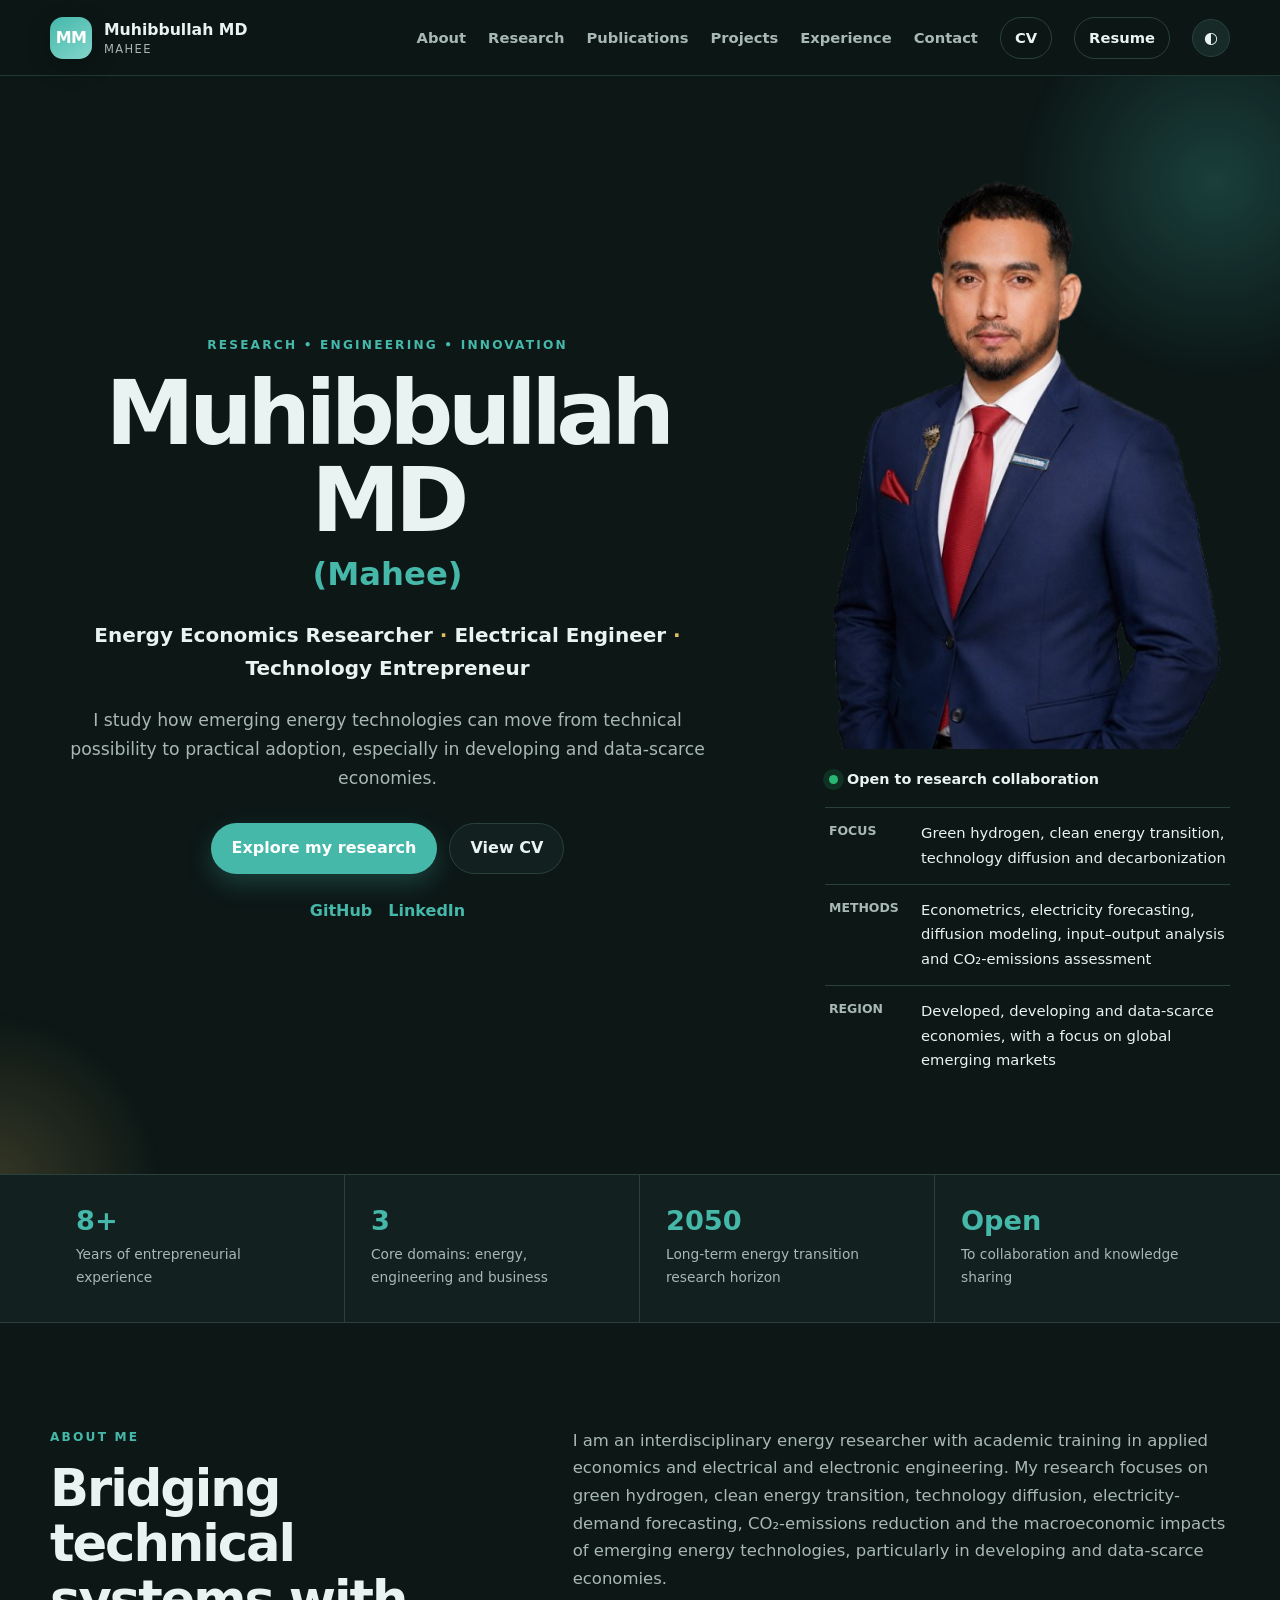
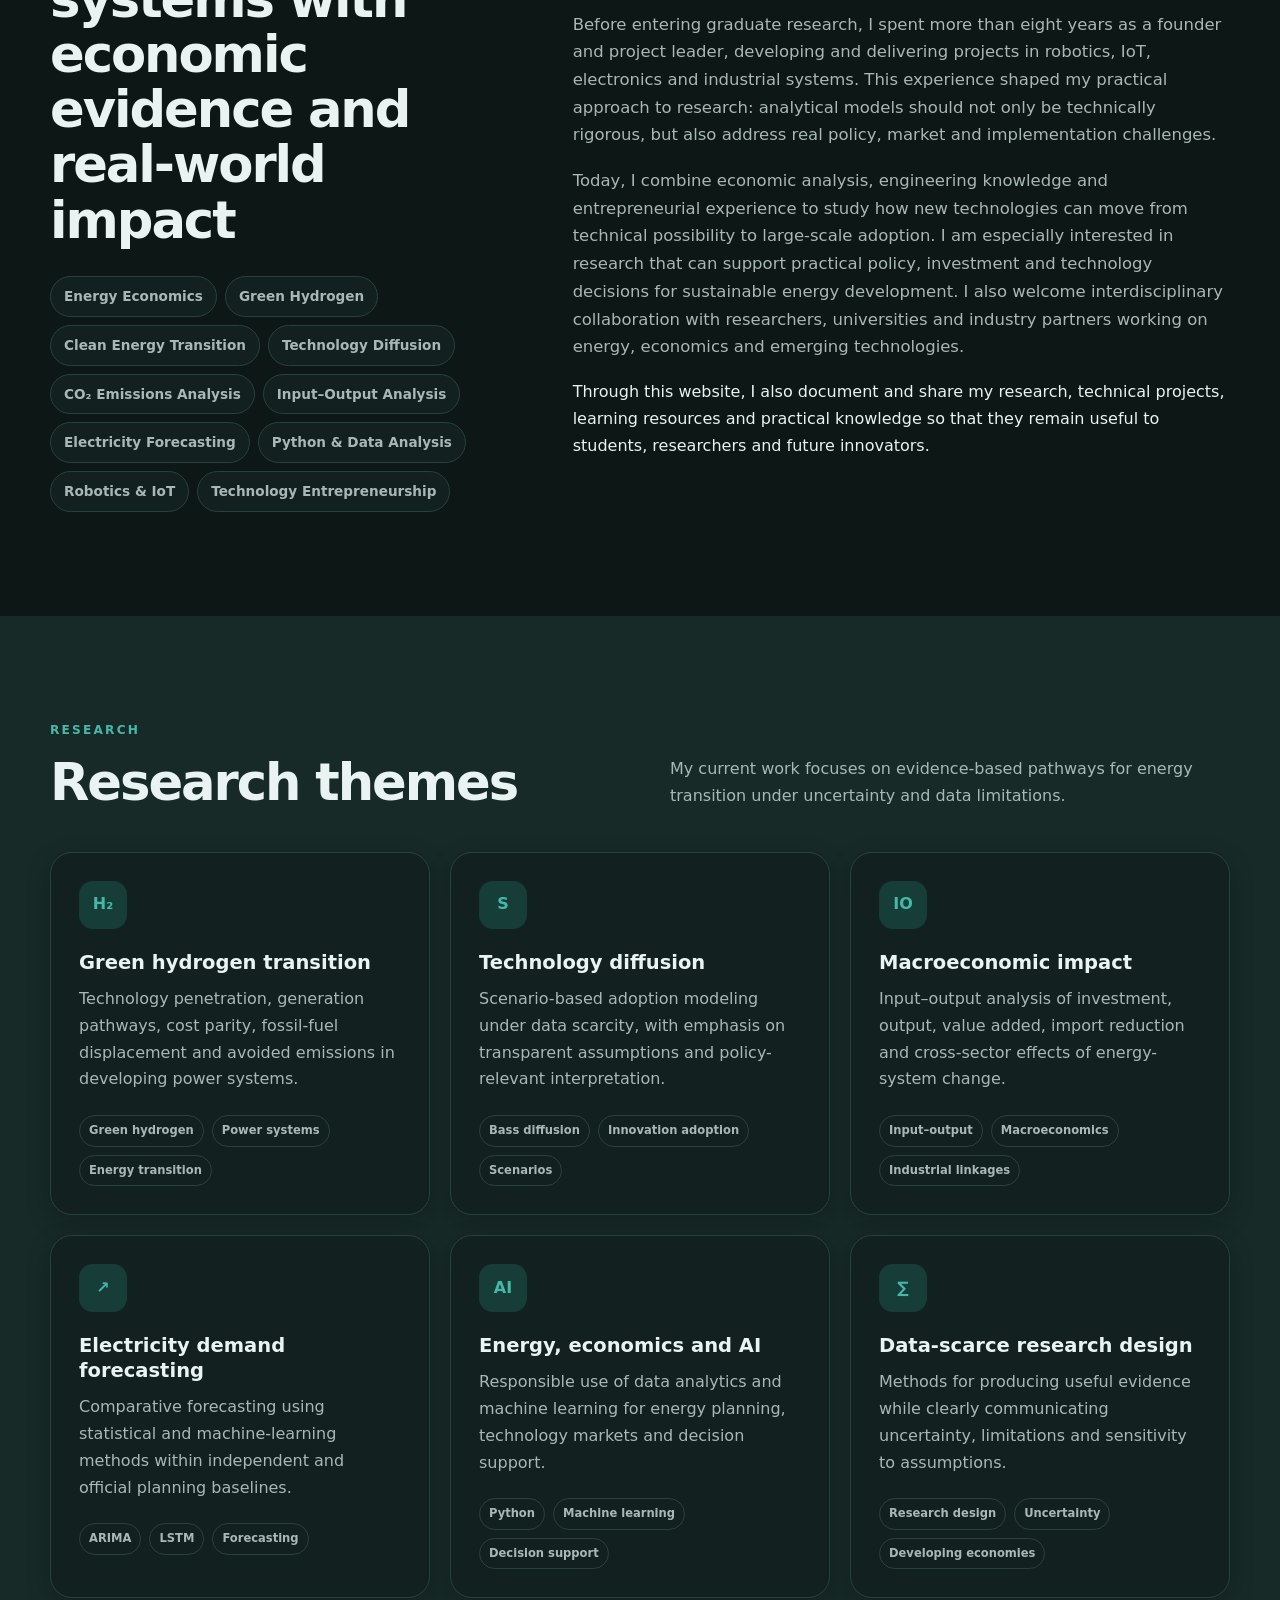
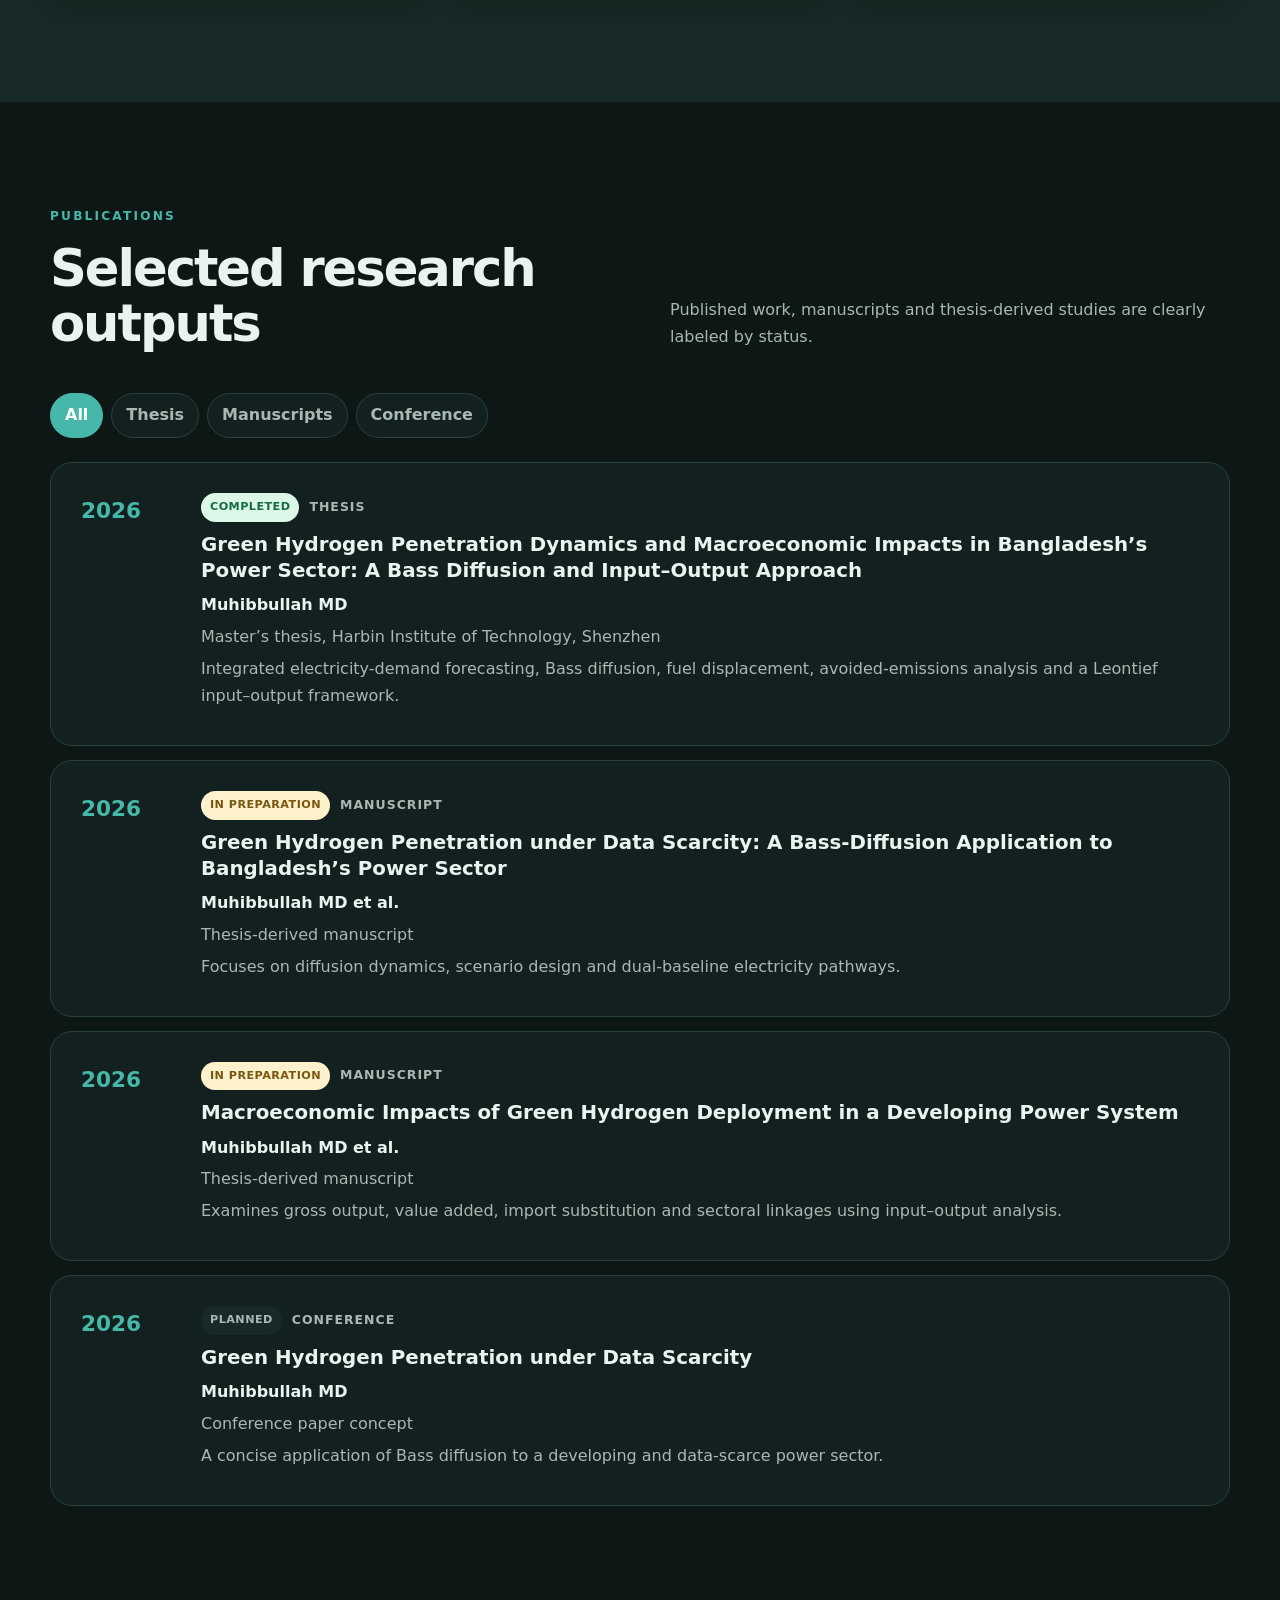
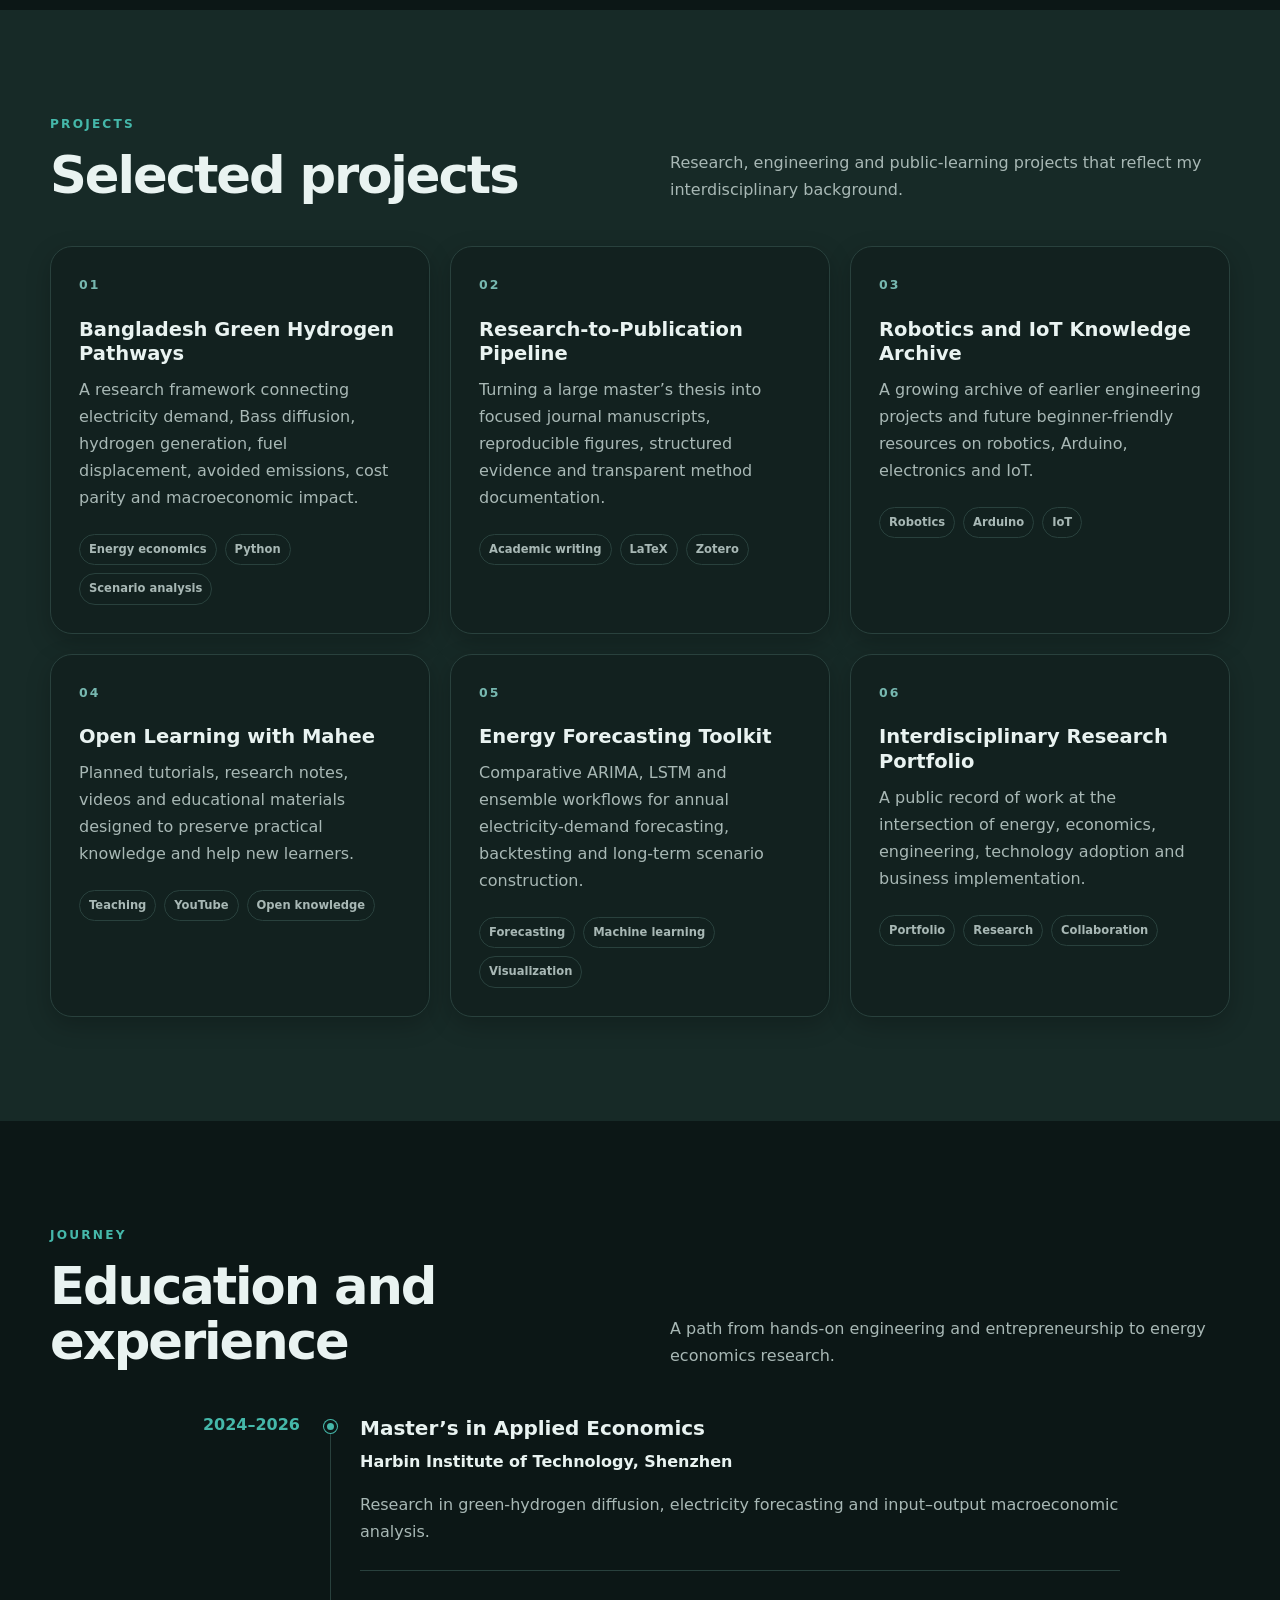
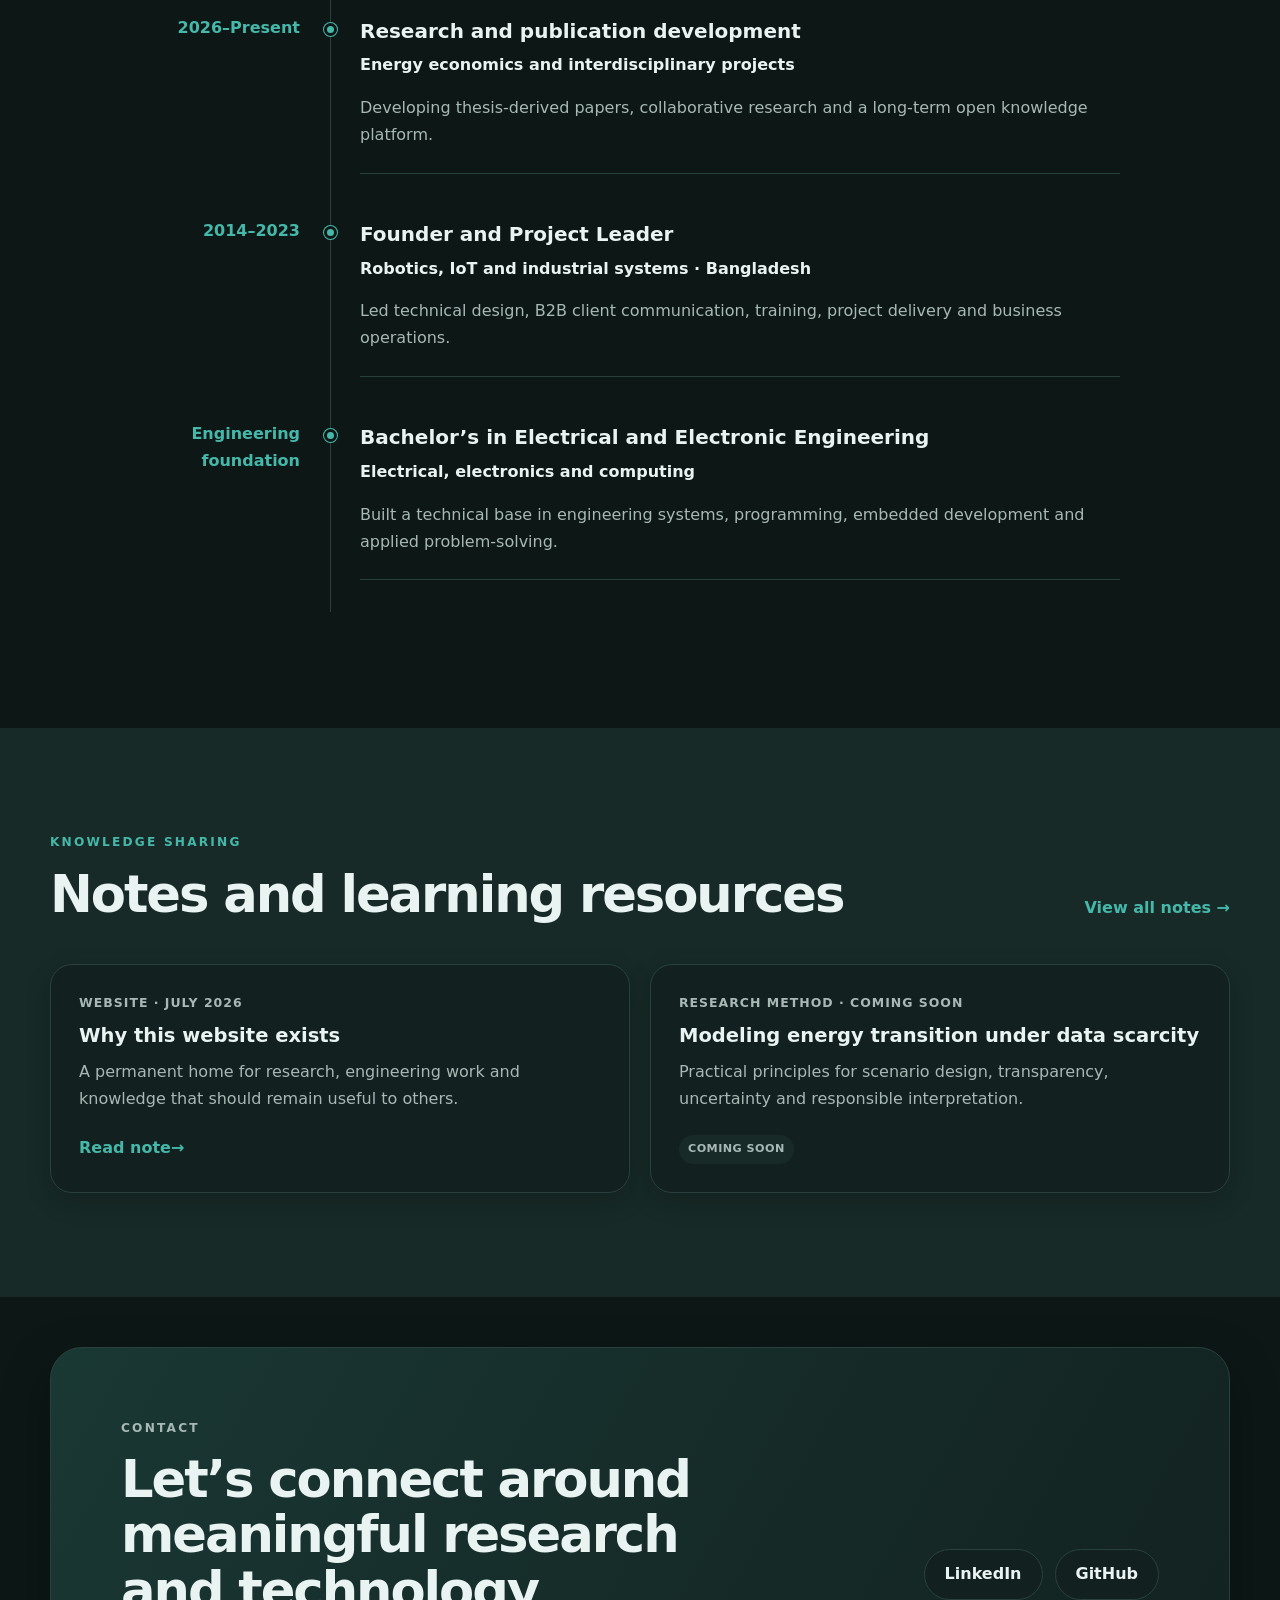
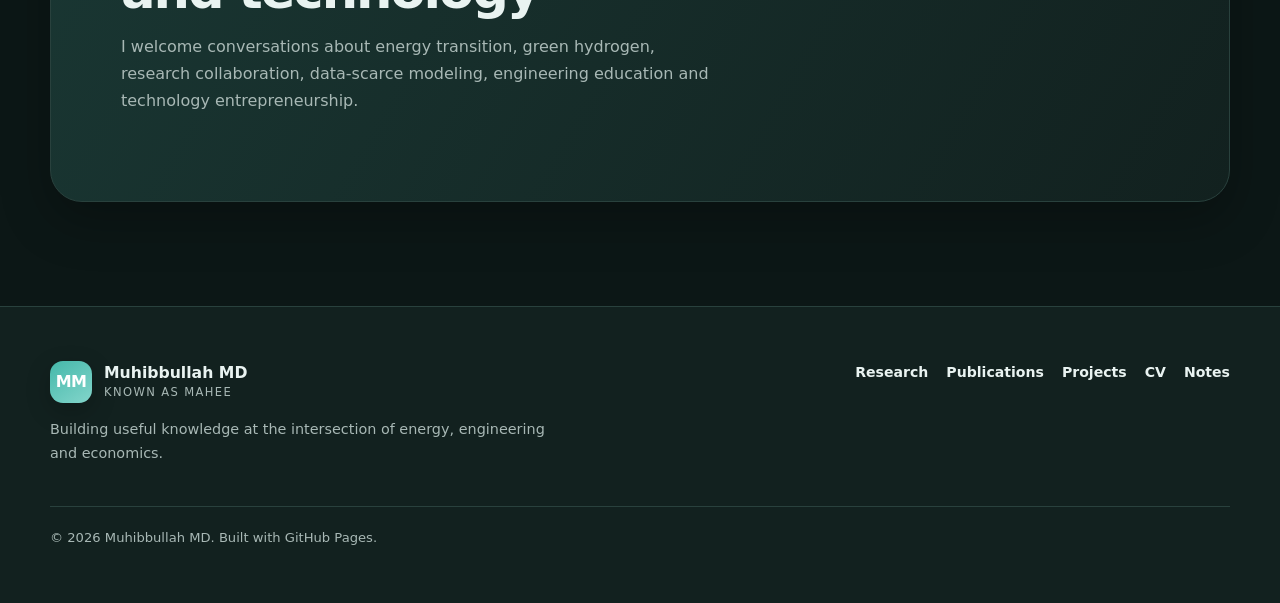
<file: index.html>
<!DOCTYPE html>
<html lang="en" data-theme="light">
<head>
  <meta charset="utf-8">
  <meta name="viewport" content="width=device-width, initial-scale=1">
  <title>Muhibbullah MD (Mahee) | Energy Economics Researcher</title>
  <meta name="description" content="Personal website of Muhibbullah MD (Mahee), an energy economics researcher, electrical engineer, and technology entrepreneur.">
  <meta name="author" content="Muhibbullah MD">
  <meta name="theme-color" content="#0f766e">

  <meta property="og:title" content="Muhibbullah MD (Mahee)">
  <meta property="og:description" content="Energy Economics Researcher | Electrical Engineer | Technology Entrepreneur">
  <meta property="og:type" content="website">
  <meta property="og:url" content="https://maheemd.github.io/">
  <meta property="og:image" content="https://maheemd.github.io/assets/images/og-card.svg">

  <link rel="icon" href="assets/images/faviconBR.png" type="image/svg+xml">
  <link rel="manifest" href="site.webmanifest">
  <link rel="stylesheet" href="assets/css/styles.css">
  <script>
    (function () {
      const saved = localStorage.getItem("theme");
      const prefersDark = window.matchMedia("(prefers-color-scheme: light)").matches;
      document.documentElement.dataset.theme = saved || (prefersDark ? "dark" : "light");
    })();
  </script>
</head>
<body>
  <a class="skip-link" href="#main-content">Skip to content</a>

  <header class="site-header" id="top">
    <div class="container nav-wrap">
      <a class="brand" href="#top" aria-label="Muhibbullah MD home">
        <span class="brand-mark" aria-hidden="true">MM</span>
        <span>
          <strong>Muhibbullah MD</strong>
          <small>Mahee</small>
        </span>
      </a>

      <button class="nav-toggle" aria-expanded="false" aria-controls="main-nav" aria-label="Open navigation">
        <span></span><span></span><span></span>
      </button>

      <nav id="main-nav" class="main-nav" aria-label="Primary navigation">
        <a href="#about">About</a>
        <a href="#research">Research</a>
        <a href="#publications">Publications</a>
        <a href="#projects">Projects</a>
        <a href="#experience">Experience</a>
        <a href="#contact">Contact</a>
        <a class="nav-cta" href="cv.html">CV</a>
        <a class="nav-cta" href="documents/Muhibbullah-MD-CV.pdf" target="_blank" rel="noopener noreferrer">Resume</a>
        <button class="theme-toggle" type="button" aria-label="Switch color theme" title="Switch color theme">
          <span class="theme-icon" aria-hidden="true">◐</span>
        </button>
      </nav>
    </div>
  </header>

  <main id="main-content">
    <section class="hero">
      <div class="hero-shape hero-shape-one"></div>
      <div class="hero-shape hero-shape-two"></div>
      <div class="container hero-grid">
        <div class="hero-copy reveal">
          <p class="eyebrow">Research • Engineering • Innovation</p>
          <h1>Muhibbullah MD <span class="nickname">(Mahee)</span></h1>
          <p class="hero-title">Energy Economics Researcher <span>·</span> Electrical Engineer <span>·</span> Technology Entrepreneur</p>
          <p class="hero-summary">
            I study how emerging energy technologies can move from technical possibility to practical adoption,
            especially in developing and data-scarce economies.
          </p>
          <div class="hero-actions">
            <a class="button primary" href="#research">Explore my research</a>
            <a class="button secondary" href="cv.html">View CV</a>
          </div>
          <div class="hero-links" id="hero-social-links" aria-label="Professional profiles"></div>
        </div>

        <div class="hero-card reveal" aria-label="Profile card">
          <img src="assets/images/profilePicTinyBR.png" alt="Profile placeholder for Muhibbullah MD" width="420" height="420">
          <div class="availability">
            <span class="status-dot" aria-hidden="true"></span>
            Open to research collaboration
          </div>
          <dl class="quick-facts">
            <div><dt>Focus</dt><dd>Green hydrogen, clean energy transition, technology diffusion and decarbonization</dd></div>
            <div><dt>Methods</dt><dd>Econometrics, electricity forecasting, diffusion modeling, input–output analysis and CO₂-emissions assessment</dd></div>
            <div><dt>Region</dt><dd>Developed, developing and data-scarce economies, with a focus on global emerging markets</dd></div>
          </dl>
        </div>
      </div>
    </section>

    <section class="stats-section" aria-label="Profile highlights">
      <div class="container stats-grid">
        <div class="stat reveal"><strong>8+</strong><span>Years of entrepreneurial experience</span></div>
        <div class="stat reveal"><strong>3</strong><span>Core domains: energy, engineering and business</span></div>
        <div class="stat reveal"><strong>2050</strong><span>Long-term energy transition research horizon</span></div>
        <div class="stat reveal"><strong>Open</strong><span>To collaboration and knowledge sharing</span></div>
      </div>
    </section>

    <section class="section" id="about">
      <div class="container two-column">
        <div>
          <p class="section-kicker">About me</p>
          <h2>Bridging technical systems with economic evidence and real-world impact</h2>
                    <div class="tag-list" aria-label="Areas of expertise">
        <span>Energy Economics</span>
        <span>Green Hydrogen</span>
        <span>Clean Energy Transition</span>
        <span>Technology Diffusion</span>
        <span>CO₂ Emissions Analysis</span>
        <span>Input–Output Analysis</span>
        <span>Electricity Forecasting</span>
        <span>Python &amp; Data Analysis</span>
        <span>Robotics &amp; IoT</span>
        <span>Technology Entrepreneurship</span>
          </div>
        </div>
        <div class="prose">
          <p>
            I am an interdisciplinary energy researcher with academic training in applied economics and electrical and electronic engineering. My research focuses on green hydrogen, clean energy transition, technology diffusion, electricity-demand forecasting, CO₂-emissions reduction and the macroeconomic impacts of emerging energy technologies, particularly in
        developing and data-scarce economies.
          </p>
          <p>
            Before entering graduate research, I spent more than eight years as a founder and project leader, developing and delivering projects in robotics, IoT, electronics and industrial systems. This experience shaped my practical approach to research: analytical models should not only be technically
        rigorous, but also address real policy, market and implementation challenges.
          </p>
          <p>
            Today, I combine economic analysis, engineering knowledge and entrepreneurial experience to study how new technologies can move from technical possibility to large-scale adoption. I am especially interested in research that can support practical policy, investment and technology decisions for sustainable 
            energy development. I also welcome interdisciplinary collaboration with researchers, universities and industry partners working on energy, economics and emerging technologies.
          </p>
          </p>
          Through this website, I also document and share my research, technical projects, learning resources and practical knowledge so that they remain useful to students, researchers and future innovators.
          </p>  
          </div>
      </div>
    </section>

    <section class="section section-alt" id="research">
      <div class="container">
        <div class="section-heading">
          <div>
            <p class="section-kicker">Research</p>
            <h2>Research themes</h2>
          </div>
          <p>My current work focuses on evidence-based pathways for energy transition under uncertainty and data limitations.</p>
        </div>
        <div class="card-grid three" id="research-grid"></div>
      </div>
    </section>

    <section class="section" id="publications">
      <div class="container">
        <div class="section-heading">
          <div>
            <p class="section-kicker">Publications</p>
            <h2>Selected research outputs</h2>
          </div>
          <p>Published work, manuscripts and thesis-derived studies are clearly labeled by status.</p>
        </div>
        <div class="filter-bar" role="group" aria-label="Filter publications">
          <button class="filter-button active" data-filter="all">All</button>
          <button class="filter-button" data-filter="thesis">Thesis</button>
          <button class="filter-button" data-filter="manuscript">Manuscripts</button>
          <button class="filter-button" data-filter="conference">Conference</button>
        </div>
        <div class="publication-list" id="publication-list"></div>
      </div>
    </section>

    <section class="section section-alt" id="projects">
      <div class="container">
        <div class="section-heading">
          <div>
            <p class="section-kicker">Projects</p>
            <h2>Selected projects</h2>
          </div>
          <p>Research, engineering and public-learning projects that reflect my interdisciplinary background.</p>
        </div>
        <div class="card-grid three" id="project-grid"></div>
      </div>
    </section>

    <section class="section" id="experience">
      <div class="container">
        <div class="section-heading">
          <div>
            <p class="section-kicker">Journey</p>
            <h2>Education and experience</h2>
          </div>
          <p>A path from hands-on engineering and entrepreneurship to energy economics research.</p>
        </div>
        <div class="timeline" id="timeline"></div>
      </div>
    </section>

    <section class="section section-alt" id="notes">
      <div class="container">
        <div class="section-heading">
          <div>
            <p class="section-kicker">Knowledge sharing</p>
            <h2>Notes and learning resources</h2>
          </div>
          <a class="text-link" href="notes/">View all notes <span aria-hidden="true">→</span></a>
        </div>
        <div class="card-grid two" id="note-grid"></div>
      </div>
    </section>

    <section class="section contact-section" id="contact">
      <div class="container contact-card reveal">
        <div>
          <p class="section-kicker">Contact</p>
          <h2>Let’s connect around meaningful research and technology</h2>
          <p>
            I welcome conversations about energy transition, green hydrogen, research collaboration,
            data-scarce modeling, engineering education and technology entrepreneurship.
          </p>
        </div>
        <div class="contact-actions" id="contact-actions"></div>
      </div>
    </section>
  </main>

  <footer class="site-footer">
    <div class="container footer-grid">
      <div>
        <a class="brand footer-brand" href="#top">
          <span class="brand-mark" aria-hidden="true">MM</span>
          <span><strong>Muhibbullah MD</strong><small>Known as Mahee</small></span>
        </a>
        <p>Building useful knowledge at the intersection of energy, engineering and economics.</p>
      </div>
      <div class="footer-links">
        <a href="#research">Research</a>
        <a href="#publications">Publications</a>
        <a href="#projects">Projects</a>
        <a href="cv.html">CV</a>
        <a href="notes/">Notes</a>
      </div>
      <p class="copyright">© <span id="current-year"></span> Muhibbullah MD. Built with GitHub Pages.</p>
    </div>
  </footer>

  <button class="back-to-top" aria-label="Back to top" title="Back to top">↑</button>

  <script src="assets/js/site-data.js"></script>
  <script src="assets/js/main.js"></script>
</body>
</html>
</file>
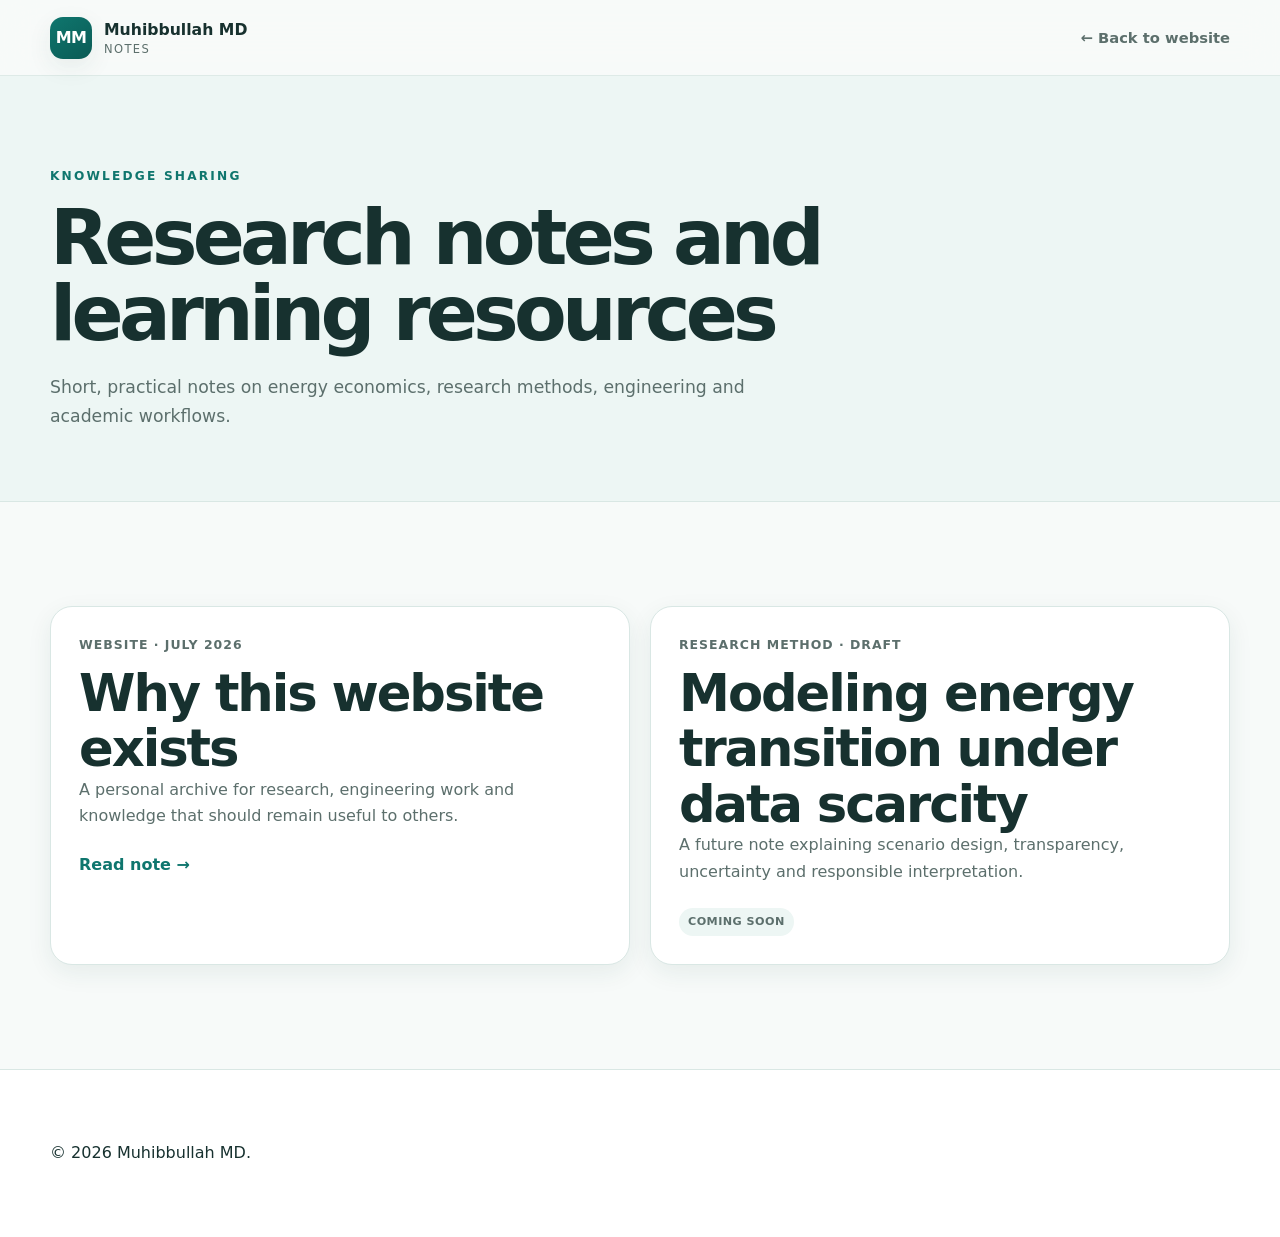
<file: notes/index.html>
<!DOCTYPE html>
<html lang="en" data-theme="light">
<head>
  <meta charset="utf-8">
  <meta name="viewport" content="width=device-width, initial-scale=1">
  <title>Notes | Muhibbullah MD (Mahee)</title>
  <meta name="description" content="Research and learning notes by Muhibbullah MD (Mahee).">
  <link rel="icon" href="../assets/images/favicon.svg" type="image/svg+xml">
  <link rel="stylesheet" href="../assets/css/styles.css">
</head>
<body>
  <header class="site-header">
    <div class="container nav-wrap">
      <a class="brand" href="../index.html">
        <span class="brand-mark">MM</span>
        <span><strong>Muhibbullah MD</strong><small>Notes</small></span>
      </a>
      <nav class="cv-nav"><a href="../index.html">← Back to website</a></nav>
    </div>
  </header>

  <main class="notes-page">
    <section class="page-hero">
      <div class="container">
        <p class="section-kicker">Knowledge sharing</p>
        <h1>Research notes and learning resources</h1>
        <p>Short, practical notes on energy economics, research methods, engineering and academic workflows.</p>
      </div>
    </section>

    <section class="section">
      <div class="container card-grid two">
        <article class="note-card">
          <p class="note-meta">Website · July 2026</p>
          <h2><a href="welcome.html">Why this website exists</a></h2>
          <p>A personal archive for research, engineering work and knowledge that should remain useful to others.</p>
          <a class="text-link" href="welcome.html">Read note →</a>
        </article>
        <article class="note-card">
          <p class="note-meta">Research method · Draft</p>
          <h2>Modeling energy transition under data scarcity</h2>
          <p>A future note explaining scenario design, transparency, uncertainty and responsible interpretation.</p>
          <span class="status-badge neutral">Coming soon</span>
        </article>
      </div>
    </section>
  </main>

  <footer class="site-footer">
    <div class="container"><p>© <span id="current-year"></span> Muhibbullah MD.</p></div>
  </footer>
  <script src="../assets/js/main.js"></script>
</body>
</html>
</file>
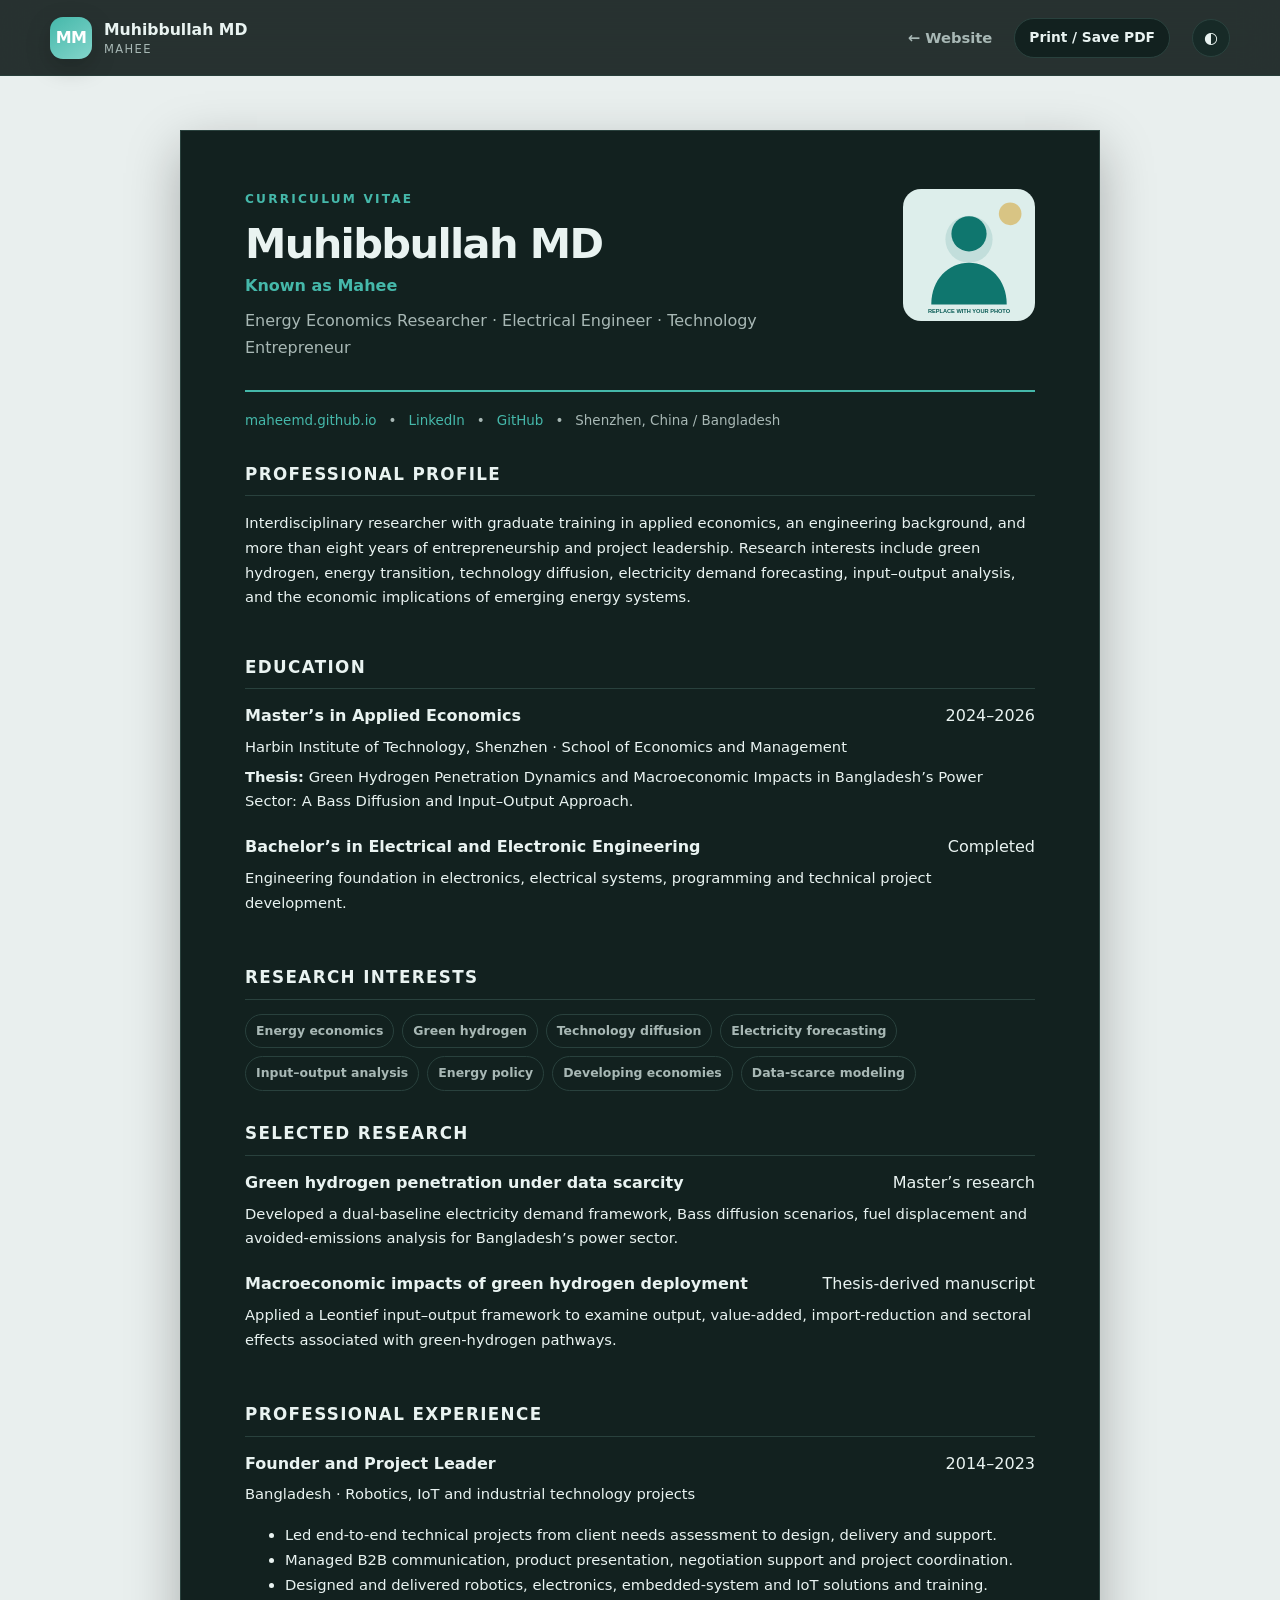
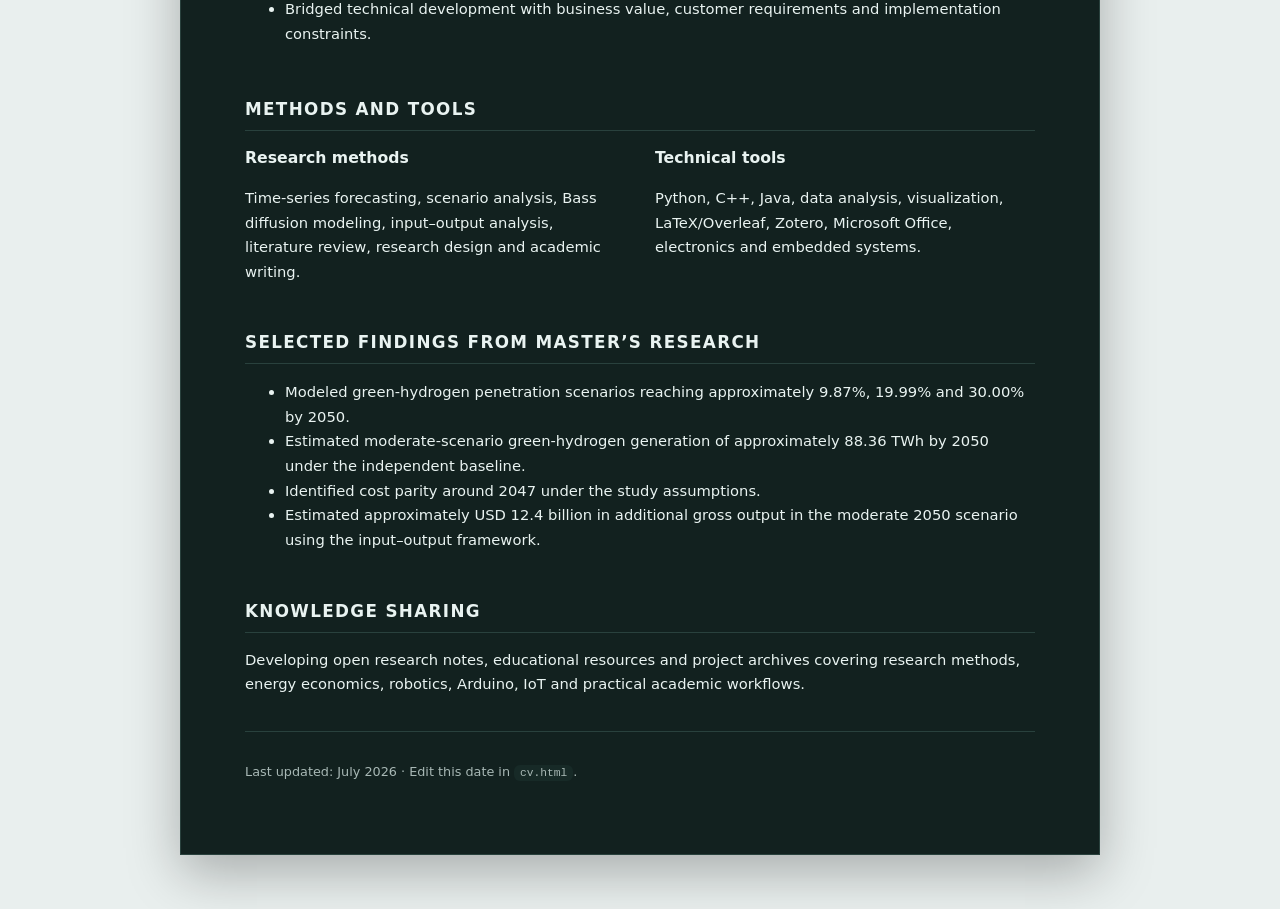
<file: cv.html>
<!DOCTYPE html>
<html lang="en" data-theme="light">
<head>
  <meta charset="utf-8">
  <meta name="viewport" content="width=device-width, initial-scale=1">
  <title>CV | Muhibbullah MD (Mahee)</title>
  <meta name="description" content="Curriculum vitae of Muhibbullah MD (Mahee).">
  <link rel="icon" href="assets/images/favicon.svg" type="image/svg+xml">
  <link rel="stylesheet" href="assets/css/styles.css">
  <script>
    (function () {
      const saved = localStorage.getItem("theme");
      const prefersDark = window.matchMedia("(prefers-color-scheme: light)").matches;
      document.documentElement.dataset.theme = saved || (prefersDark ? "dark" : "light");
    })();
  </script>
</head>
<body class="cv-page">
  <header class="site-header no-print">
    <div class="container nav-wrap">
      <a class="brand" href="index.html">
        <span class="brand-mark" aria-hidden="true">MM</span>
        <span><strong>Muhibbullah MD</strong><small>Mahee</small></span>
      </a>
      <nav class="cv-nav">
        <a href="index.html">← Website</a>
        <button class="button secondary small" type="button" onclick="window.print()">Print / Save PDF</button>
        <button class="theme-toggle" type="button" aria-label="Switch color theme"><span aria-hidden="true">◐</span></button>
      </nav>
    </div>
  </header>

  <main class="cv-shell">
    <article class="cv-document">
      <header class="cv-header">
        <div>
          <p class="eyebrow">Curriculum Vitae</p>
          <h1>Muhibbullah MD</h1>
          <p class="cv-subtitle">Known as Mahee</p>
          <p class="cv-role">Energy Economics Researcher · Electrical Engineer · Technology Entrepreneur</p>
        </div>
        <img src="assets/images/profile-placeholder.svg" alt="Profile placeholder" width="150" height="150">
      </header>

      <div class="cv-contact" id="cv-contact"></div>

      <section class="cv-section">
        <h2>Professional profile</h2>
        <p>
          Interdisciplinary researcher with graduate training in applied economics, an engineering background,
          and more than eight years of entrepreneurship and project leadership. Research interests include green
          hydrogen, energy transition, technology diffusion, electricity demand forecasting, input–output analysis,
          and the economic implications of emerging energy systems.
        </p>
      </section>

      <section class="cv-section">
        <h2>Education</h2>
        <div class="cv-entry">
          <div class="cv-entry-head">
            <strong>Master’s in Applied Economics</strong>
            <span>2024–2026</span>
          </div>
          <p>Harbin Institute of Technology, Shenzhen · School of Economics and Management</p>
          <p><strong>Thesis:</strong> Green Hydrogen Penetration Dynamics and Macroeconomic Impacts in Bangladesh’s Power Sector: A Bass Diffusion and Input–Output Approach.</p>
        </div>
        <div class="cv-entry">
          <div class="cv-entry-head">
            <strong>Bachelor’s in Electrical and Electronic Engineering</strong>
            <span>Completed</span>
          </div>
          <p>Engineering foundation in electronics, electrical systems, programming and technical project development.</p>
        </div>
      </section>

      <section class="cv-section">
        <h2>Research interests</h2>
        <div class="cv-chip-list">
          <span>Energy economics</span><span>Green hydrogen</span><span>Technology diffusion</span>
          <span>Electricity forecasting</span><span>Input–output analysis</span><span>Energy policy</span>
          <span>Developing economies</span><span>Data-scarce modeling</span>
        </div>
      </section>

      <section class="cv-section">
        <h2>Selected research</h2>
        <div class="cv-entry">
          <div class="cv-entry-head">
            <strong>Green hydrogen penetration under data scarcity</strong>
            <span>Master’s research</span>
          </div>
          <p>Developed a dual-baseline electricity demand framework, Bass diffusion scenarios, fuel displacement and avoided-emissions analysis for Bangladesh’s power sector.</p>
        </div>
        <div class="cv-entry">
          <div class="cv-entry-head">
            <strong>Macroeconomic impacts of green hydrogen deployment</strong>
            <span>Thesis-derived manuscript</span>
          </div>
          <p>Applied a Leontief input–output framework to examine output, value-added, import-reduction and sectoral effects associated with green-hydrogen pathways.</p>
        </div>
      </section>

      <section class="cv-section">
        <h2>Professional experience</h2>
        <div class="cv-entry">
          <div class="cv-entry-head">
            <strong>Founder and Project Leader</strong>
            <span>2014–2023</span>
          </div>
          <p>Bangladesh · Robotics, IoT and industrial technology projects</p>
          <ul>
            <li>Led end-to-end technical projects from client needs assessment to design, delivery and support.</li>
            <li>Managed B2B communication, product presentation, negotiation support and project coordination.</li>
            <li>Designed and delivered robotics, electronics, embedded-system and IoT solutions and training.</li>
            <li>Bridged technical development with business value, customer requirements and implementation constraints.</li>
          </ul>
        </div>
      </section>

      <section class="cv-section">
        <h2>Methods and tools</h2>
        <div class="cv-columns">
          <div>
            <h3>Research methods</h3>
            <p>Time-series forecasting, scenario analysis, Bass diffusion modeling, input–output analysis, literature review, research design and academic writing.</p>
          </div>
          <div>
            <h3>Technical tools</h3>
            <p>Python, C++, Java, data analysis, visualization, LaTeX/Overleaf, Zotero, Microsoft Office, electronics and embedded systems.</p>
          </div>
        </div>
      </section>

      <section class="cv-section">
        <h2>Selected findings from master’s research</h2>
        <ul>
          <li>Modeled green-hydrogen penetration scenarios reaching approximately 9.87%, 19.99% and 30.00% by 2050.</li>
          <li>Estimated moderate-scenario green-hydrogen generation of approximately 88.36 TWh by 2050 under the independent baseline.</li>
          <li>Identified cost parity around 2047 under the study assumptions.</li>
          <li>Estimated approximately USD 12.4 billion in additional gross output in the moderate 2050 scenario using the input–output framework.</li>
        </ul>
      </section>

      <section class="cv-section">
        <h2>Knowledge sharing</h2>
        <p>
          Developing open research notes, educational resources and project archives covering research methods,
          energy economics, robotics, Arduino, IoT and practical academic workflows.
        </p>
      </section>

      <footer class="cv-footer">
        <p>Last updated: July 2026 · Edit this date in <code>cv.html</code>.</p>
      </footer>
    </article>
  </main>

  <script src="assets/js/site-data.js"></script>
  <script src="assets/js/main.js"></script>
</body>
</html>
</file>
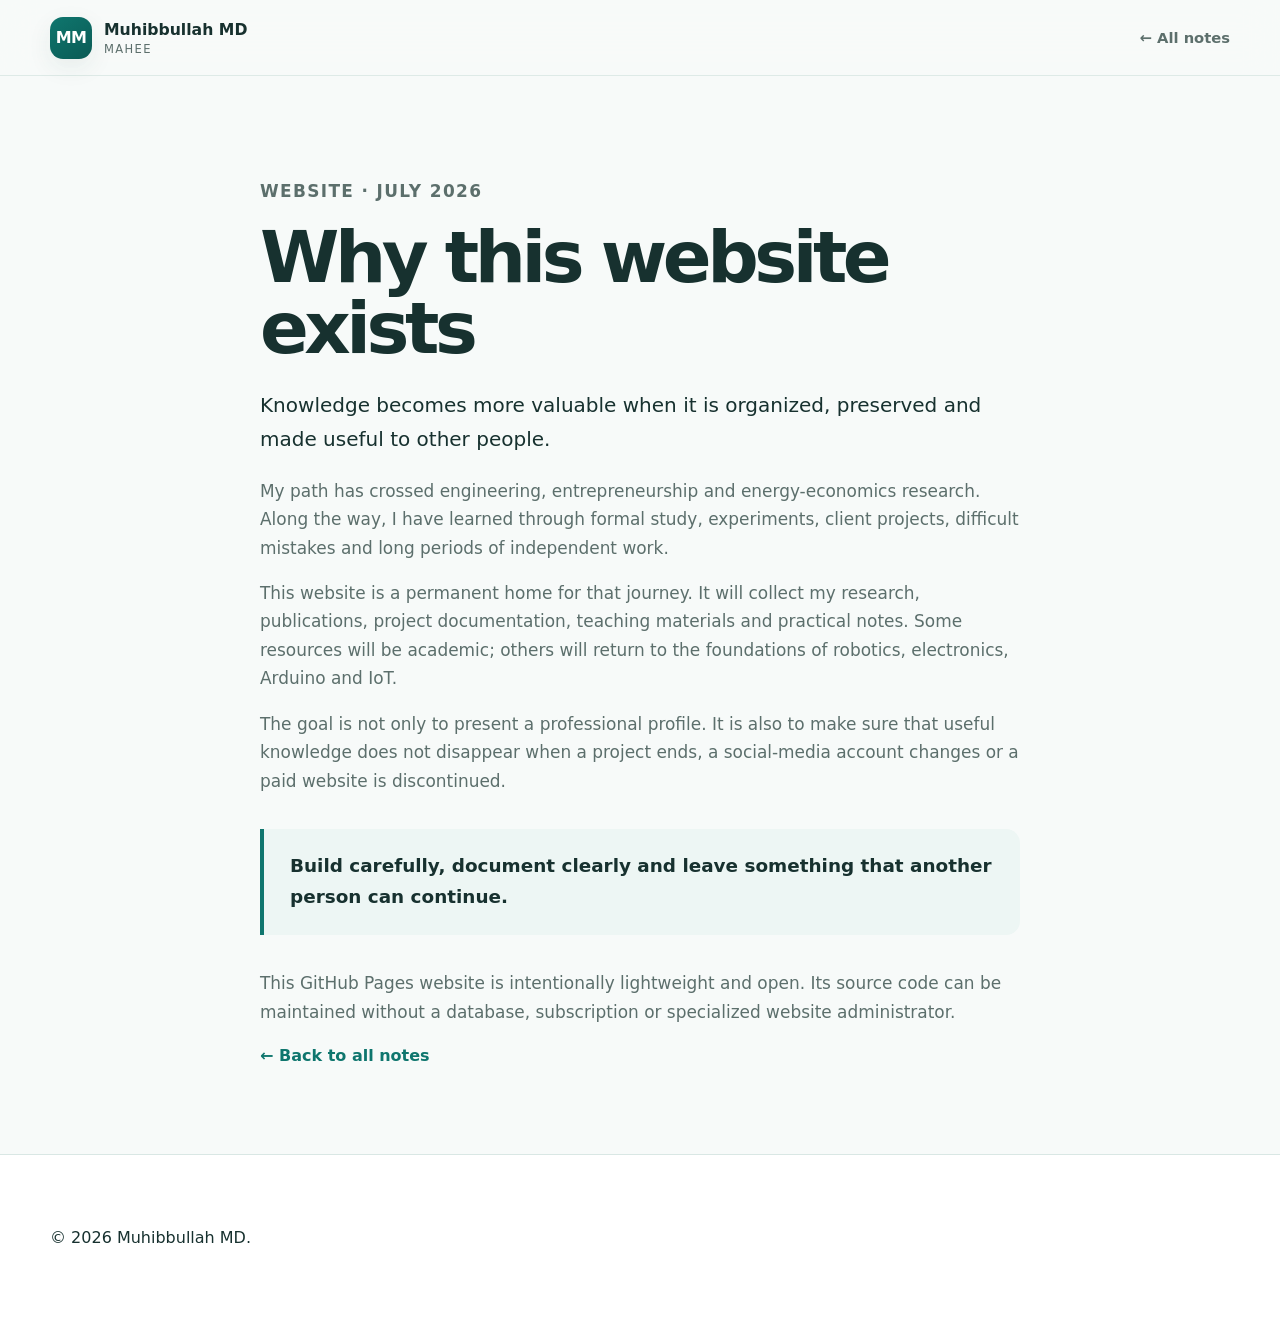
<file: welcome.html>
<!DOCTYPE html>
<html lang="en" data-theme="light">
<head>
  <meta charset="utf-8">
  <meta name="viewport" content="width=device-width, initial-scale=1">
  <title>Why this website exists | Muhibbullah MD</title>
  <meta name="description" content="Why Muhibbullah MD created this website.">
  <link rel="icon" href="../assets/images/favicon.svg" type="image/svg+xml">
  <link rel="stylesheet" href="../assets/css/styles.css">
</head>
<body>
  <header class="site-header">
    <div class="container nav-wrap">
      <a class="brand" href="../index.html">
        <span class="brand-mark">MM</span>
        <span><strong>Muhibbullah MD</strong><small>Mahee</small></span>
      </a>
      <nav class="cv-nav"><a href="index.html">← All notes</a></nav>
    </div>
  </header>

  <main class="article-page">
    <article class="article">
      <p class="note-meta">Website · July 2026</p>
      <h1>Why this website exists</h1>
      <p class="article-lead">
        Knowledge becomes more valuable when it is organized, preserved and made useful to other people.
      </p>
      <p>
        My path has crossed engineering, entrepreneurship and energy-economics research. Along the way, I have
        learned through formal study, experiments, client projects, difficult mistakes and long periods of independent work.
      </p>
      <p>
        This website is a permanent home for that journey. It will collect my research, publications, project documentation,
        teaching materials and practical notes. Some resources will be academic; others will return to the foundations of
        robotics, electronics, Arduino and IoT.
      </p>
      <p>
        The goal is not only to present a professional profile. It is also to make sure that useful knowledge does not
        disappear when a project ends, a social-media account changes or a paid website is discontinued.
      </p>
      <blockquote>
        Build carefully, document clearly and leave something that another person can continue.
      </blockquote>
      <p>
        This GitHub Pages website is intentionally lightweight and open. Its source code can be maintained without a
        database, subscription or specialized website administrator.
      </p>
      <a class="text-link" href="index.html">← Back to all notes</a>
    </article>
  </main>

  <footer class="site-footer">
    <div class="container"><p>© <span id="current-year"></span> Muhibbullah MD.</p></div>
  </footer>
  <script src="../assets/js/main.js"></script>
</body>
</html>
</file>
<file: assets/css/styles.css>
/* =========================================================
   Muhibbullah MD (Mahee) — GitHub Pages portfolio
   Edit colors in :root and [data-theme="dark"].
   ========================================================= */

:root {
  --bg: #f7faf9;
  --surface: #ffffff;
  --surface-alt: #edf6f4;
  --text: #17312f;
  --muted: #5c6f6c;
  --line: #d9e7e4;
  --brand: #0f766e;
  --brand-dark: #0a5b55;
  --brand-soft: #d9f0ec;
  --accent: #d6a83b;
  --shadow: 0 18px 50px rgba(21, 74, 69, 0.10);
  --shadow-soft: 0 8px 24px rgba(21, 74, 69, 0.08);
  --radius: 22px;
  --radius-sm: 14px;
  --container: 1180px;
  --header-height: 76px;
}

[data-theme="dark"] {
  --bg: #0c1716;
  --surface: #12211f;
  --surface-alt: #172a27;
  --text: #e9f3f1;
  --muted: #a8b8b5;
  --line: #29413d;
  --brand: #45b8aa;
  --brand-dark: #83d5cb;
  --brand-soft: #173d38;
  --accent: #e1bd65;
  --shadow: 0 18px 50px rgba(0, 0, 0, 0.28);
  --shadow-soft: 0 8px 24px rgba(0, 0, 0, 0.22);
}

*,
*::before,
*::after {
  box-sizing: border-box;
}

html {
  scroll-behavior: smooth;
  scroll-padding-top: calc(var(--header-height) + 22px);
}

body {
  margin: 0;
  background: var(--bg);
  color: var(--text);
  font-family: Inter, ui-sans-serif, system-ui, -apple-system, BlinkMacSystemFont, "Segoe UI", sans-serif;
  line-height: 1.68;
  text-rendering: optimizeLegibility;
}

body.menu-open {
  overflow: hidden;
}

img {
  display: block;
  max-width: 100%;
}

a {
  color: inherit;
  text-decoration: none;
}

button,
input,
textarea {
  font: inherit;
}

button {
  color: inherit;
}

.container {
  width: min(calc(100% - 40px), var(--container));
  margin-inline: auto;
}

.skip-link {
  position: fixed;
  top: -100px;
  left: 20px;
  z-index: 9999;
  padding: 10px 16px;
  background: var(--brand);
  color: white;
  border-radius: 0 0 10px 10px;
}

.skip-link:focus {
  top: 0;
}

.site-header {
  position: sticky;
  top: 0;
  z-index: 1000;
  height: var(--header-height);
  background: color-mix(in srgb, var(--bg) 88%, transparent);
  border-bottom: 1px solid color-mix(in srgb, var(--line) 80%, transparent);
  backdrop-filter: blur(18px);
}

.nav-wrap {
  min-height: var(--header-height);
  display: flex;
  align-items: center;
  justify-content: space-between;
  gap: 24px;
}

.brand {
  display: inline-flex;
  align-items: center;
  gap: 12px;
  line-height: 1.1;
}

.brand-mark {
  display: inline-grid;
  place-items: center;
  width: 42px;
  height: 42px;
  border-radius: 13px;
  background: linear-gradient(145deg, var(--brand), var(--brand-dark));
  color: white;
  font-weight: 850;
  letter-spacing: -0.04em;
  box-shadow: var(--shadow-soft);
}

.brand-mark.large {
  width: 62px;
  height: 62px;
  border-radius: 18px;
  font-size: 1.25rem;
}

.brand strong,
.brand small {
  display: block;
}

.brand strong {
  font-size: 0.98rem;
}

.brand small {
  margin-top: 5px;
  color: var(--muted);
  font-size: 0.72rem;
  letter-spacing: 0.12em;
  text-transform: uppercase;
}

.main-nav,
.cv-nav {
  display: flex;
  align-items: center;
  gap: 22px;
}

.main-nav a,
.cv-nav a {
  color: var(--muted);
  font-size: 0.92rem;
  font-weight: 650;
  transition: color 180ms ease;
}

.main-nav a:hover,
.cv-nav a:hover {
  color: var(--brand);
}

.main-nav .nav-cta {
  padding: 8px 14px;
  border: 1px solid var(--line);
  border-radius: 999px;
  color: var(--text);
}

.theme-toggle,
.nav-toggle,
.back-to-top {
  border: 0;
  cursor: pointer;
}

.theme-toggle {
  display: inline-grid;
  place-items: center;
  width: 38px;
  height: 38px;
  border-radius: 50%;
  background: var(--surface-alt);
  border: 1px solid var(--line);
}

.nav-toggle {
  display: none;
  width: 44px;
  height: 44px;
  padding: 10px;
  background: transparent;
}

.nav-toggle span {
  display: block;
  height: 2px;
  margin: 5px 0;
  background: var(--text);
  border-radius: 2px;
}

.hero {
  position: relative;
  overflow: hidden;
  padding: 98px 0 88px;
}

.hero-shape {
  position: absolute;
  border-radius: 50%;
  filter: blur(2px);
  pointer-events: none;
}

.hero-shape-one {
  width: 410px;
  height: 410px;
  right: -140px;
  top: -100px;
  background: radial-gradient(circle, color-mix(in srgb, var(--brand) 25%, transparent), transparent 68%);
}

.hero-shape-two {
  width: 360px;
  height: 360px;
  left: -190px;
  bottom: -190px;
  background: radial-gradient(circle, color-mix(in srgb, var(--accent) 20%, transparent), transparent 68%);
}

.hero-grid {
  display: grid;
  grid-template-columns: minmax(0, 1.25fr) minmax(320px, 0.75fr);
  align-items: center;
  gap: clamp(48px, 8vw, 100px);
}

.eyebrow,
.section-kicker {
  margin: 0 0 14px;
  color: var(--brand);
  font-size: 0.76rem;
  font-weight: 800;
  letter-spacing: 0.18em;
  text-transform: uppercase;
}

.hero h1,
.page-hero h1,
.article h1,
.error-card h1 {
  margin: 0;
  font-size: clamp(2.7rem, 7vw, 5.7rem);
  line-height: 0.98;
  letter-spacing: -0.062em;
}

.nickname {
  display: block;
  margin-top: 14px;
  color: var(--brand);
  font-size: 0.36em;
  letter-spacing: 0;
}

.hero-title {
  max-width: 760px;
  margin: 28px 0 0;
  color: var(--text);
  font-size: clamp(1.02rem, 2vw, 1.25rem);
  font-weight: 700;
}

.hero-title span {
  color: var(--accent);
}

.hero-summary {
  max-width: 700px;
  margin: 20px 0 0;
  color: var(--muted);
  font-size: 1.08rem;
}

.hero-actions,
.contact-actions {
  display: flex;
  flex-wrap: wrap;
  gap: 12px;
  margin-top: 30px;
}

.button {
  display: inline-flex;
  justify-content: center;
  align-items: center;
  min-height: 48px;
  padding: 11px 20px;
  border-radius: 999px;
  border: 1px solid transparent;
  font-weight: 760;
  transition: transform 180ms ease, box-shadow 180ms ease, background 180ms ease;
}

.button:hover {
  transform: translateY(-2px);
}

.button.primary {
  background: var(--brand);
  color: white;
  box-shadow: 0 10px 24px color-mix(in srgb, var(--brand) 25%, transparent);
}

.button.primary:hover {
  background: var(--brand-dark);
}

.button.secondary {
  background: var(--surface);
  border-color: var(--line);
  color: var(--text);
}

.button.small {
  min-height: 38px;
  padding: 7px 14px;
  font-size: 0.86rem;
}

.hero-links {
  display: flex;
  flex-wrap: wrap;
  gap: 16px;
  margin-top: 24px;
}

.hero-links a,
.text-link {
  color: var(--brand);
  font-weight: 750;
}

.hero-links a:hover,
.text-link:hover {
  text-decoration: underline;
  text-underline-offset: 4px;
}

.hero-card {
  position: relative;
  padding: 20px;
  background: var(--surface);
  border: 1px solid var(--line);
  border-radius: 30px;
  box-shadow: var(--shadow);
  transform: rotate(1deg);
}

.hero-card img {
  width: 100%;
  border-radius: 22px;
  background: var(--surface-alt);
}

.availability {
  display: flex;
  align-items: center;
  gap: 9px;
  margin: 18px 4px 10px;
  font-size: 0.9rem;
  font-weight: 700;
}

.status-dot {
  width: 9px;
  height: 9px;
  border-radius: 50%;
  background: #2ab673;
  box-shadow: 0 0 0 6px color-mix(in srgb, #2ab673 16%, transparent);
}

.quick-facts {
  margin: 16px 0 0;
}

.quick-facts div {
  display: grid;
  grid-template-columns: 80px 1fr;
  gap: 12px;
  padding: 13px 4px;
  border-top: 1px solid var(--line);
}

.quick-facts dt {
  color: var(--muted);
  font-size: 0.78rem;
  font-weight: 800;
  text-transform: uppercase;
}

.quick-facts dd {
  margin: 0;
  font-size: 0.92rem;
}

.stats-section {
  border-top: 1px solid var(--line);
  border-bottom: 1px solid var(--line);
  background: var(--surface);
}

.stats-grid {
  display: grid;
  grid-template-columns: repeat(4, 1fr);
}

.stat {
  padding: 32px 26px;
  border-right: 1px solid var(--line);
}

.stat:last-child {
  border-right: 0;
}

.stat strong,
.stat span {
  display: block;
}

.stat strong {
  color: var(--brand);
  font-size: 1.7rem;
  line-height: 1;
}

.stat span {
  margin-top: 9px;
  color: var(--muted);
  font-size: 0.86rem;
}

.section {
  padding: 104px 0;
}

.section-alt {
  background: var(--surface-alt);
}

.two-column {
  display: grid;
  grid-template-columns: minmax(260px, 0.78fr) minmax(0, 1.22fr);
  gap: clamp(44px, 8vw, 110px);
}

.section h2 {
  margin: 0;
  font-size: clamp(2rem, 4vw, 3.25rem);
  line-height: 1.08;
  letter-spacing: -0.04em;
}

.prose p {
  margin: 0 0 18px;
  color: var(--muted);
  font-size: 1.03rem;
}

.tag-list,
.mini-tags,
.cv-chip-list {
  display: flex;
  flex-wrap: wrap;
  gap: 8px;
}

.tag-list {
  margin-top: 28px;
}

.tag-list span,
.mini-tags span,
.cv-chip-list span {
  border: 1px solid var(--line);
  border-radius: 999px;
  background: var(--surface);
  color: var(--muted);
  font-weight: 650;
}

.tag-list span {
  padding: 8px 13px;
  font-size: 0.85rem;
}

.section-heading {
  display: flex;
  align-items: end;
  justify-content: space-between;
  gap: 38px;
  margin-bottom: 42px;
}

.section-heading > p {
  max-width: 560px;
  margin: 0;
  color: var(--muted);
}

.card-grid {
  display: grid;
  gap: 20px;
}

.card-grid.three {
  grid-template-columns: repeat(3, 1fr);
}

.card-grid.two {
  grid-template-columns: repeat(2, 1fr);
}

.info-card,
.project-card,
.note-card {
  position: relative;
  min-height: 100%;
  padding: 28px;
  background: var(--surface);
  border: 1px solid var(--line);
  border-radius: var(--radius);
  box-shadow: var(--shadow-soft);
  transition: transform 180ms ease, border-color 180ms ease;
}

.info-card:hover,
.project-card:hover,
.note-card:hover {
  transform: translateY(-5px);
  border-color: color-mix(in srgb, var(--brand) 50%, var(--line));
}

.card-icon {
  display: inline-grid;
  place-items: center;
  min-width: 48px;
  height: 48px;
  padding: 0 10px;
  border-radius: 14px;
  background: var(--brand-soft);
  color: var(--brand);
  font-weight: 850;
}

.info-card h3,
.project-card h3,
.note-card h3 {
  margin: 22px 0 10px;
  font-size: 1.22rem;
  line-height: 1.28;
}

.info-card p,
.project-card p,
.note-card p {
  margin: 0;
  color: var(--muted);
}

.mini-tags {
  margin-top: 22px;
}

.mini-tags span {
  padding: 5px 9px;
  font-size: 0.72rem;
}

.filter-bar {
  display: flex;
  flex-wrap: wrap;
  gap: 8px;
  margin-bottom: 24px;
}

.filter-button {
  padding: 8px 14px;
  background: var(--surface);
  border: 1px solid var(--line);
  border-radius: 999px;
  color: var(--muted);
  cursor: pointer;
  font-weight: 700;
}

.filter-button.active {
  background: var(--brand);
  border-color: var(--brand);
  color: white;
}

.publication-list {
  display: grid;
  gap: 14px;
}

.publication-item {
  display: grid;
  grid-template-columns: 94px 1fr;
  gap: 26px;
  padding: 30px;
  background: var(--surface);
  border: 1px solid var(--line);
  border-radius: var(--radius);
}

.publication-year {
  color: var(--brand);
  font-size: 1.35rem;
  font-weight: 850;
}

.publication-topline {
  display: flex;
  flex-wrap: wrap;
  align-items: center;
  gap: 10px;
  margin-bottom: 10px;
}

.status-badge {
  display: inline-flex;
  padding: 5px 9px;
  border-radius: 999px;
  font-size: 0.7rem;
  font-weight: 850;
  letter-spacing: 0.04em;
  text-transform: uppercase;
}

.status-badge.success {
  background: #dcf6e7;
  color: #176b40;
}

.status-badge.progress {
  background: #fff1cc;
  color: #7a5711;
}

.status-badge.neutral {
  background: var(--surface-alt);
  color: var(--muted);
}

.publication-type,
.note-meta {
  color: var(--muted);
  font-size: 0.78rem;
  font-weight: 750;
  text-transform: uppercase;
  letter-spacing: 0.08em;
}

.publication-body h3 {
  margin: 0 0 8px;
  font-size: 1.24rem;
  line-height: 1.32;
}

.publication-authors,
.publication-venue,
.publication-body > p:last-child {
  margin: 5px 0;
}

.publication-authors {
  font-weight: 700;
}

.publication-venue,
.publication-body > p:last-child {
  color: var(--muted);
}

.project-number {
  color: color-mix(in srgb, var(--brand) 50%, var(--muted));
  font-size: 0.78rem;
  font-weight: 850;
  letter-spacing: 0.16em;
}

.timeline {
  position: relative;
  max-width: 960px;
  margin-inline: auto;
}

.timeline::before {
  content: "";
  position: absolute;
  left: 170px;
  top: 12px;
  bottom: 12px;
  width: 1px;
  background: var(--line);
}

.timeline-item {
  position: relative;
  display: grid;
  grid-template-columns: 140px 1fr;
  gap: 60px;
  padding: 0 0 44px;
}

.timeline-marker {
  position: absolute;
  left: 164px;
  top: 8px;
  width: 13px;
  height: 13px;
  border: 3px solid var(--bg);
  border-radius: 50%;
  background: var(--brand);
  box-shadow: 0 0 0 1px var(--brand);
}

.timeline-date {
  color: var(--brand);
  font-weight: 800;
  text-align: right;
}

.timeline-content {
  padding: 0 0 24px;
  border-bottom: 1px solid var(--line);
}

.timeline-content h3 {
  margin: 0;
  font-size: 1.25rem;
}

.timeline-place {
  margin: 4px 0 10px;
  color: var(--text);
  font-weight: 700;
}

.timeline-content p:last-child {
  margin-bottom: 0;
  color: var(--muted);
}

.note-card .note-meta {
  margin-bottom: 8px;
}

.note-card h3,
.note-card h2 {
  margin-top: 10px;
}

.note-card .text-link,
.note-card .status-badge {
  display: inline-flex;
  margin-top: 22px;
}

.contact-section {
  padding-top: 50px;
}

.contact-card {
  display: grid;
  grid-template-columns: 1.2fr 0.8fr;
  gap: 42px;
  align-items: center;
  padding: clamp(36px, 6vw, 70px);
  border-radius: 32px;
  background:
    linear-gradient(120deg, color-mix(in srgb, var(--brand) 15%, var(--surface)), var(--surface));
  border: 1px solid var(--line);
  box-shadow: var(--shadow);
}

.contact-card p {
  max-width: 720px;
  color: var(--muted);
}

.contact-actions {
  justify-content: flex-end;
  margin-top: 0;
}

.setup-note {
  max-width: 440px;
  margin: 0;
  padding: 16px;
  background: var(--surface);
  border: 1px dashed var(--line);
  border-radius: var(--radius-sm);
  font-size: 0.88rem;
}

code {
  padding: 2px 6px;
  background: var(--surface-alt);
  border-radius: 6px;
  font-size: 0.88em;
}

.site-footer {
  padding: 54px 0;
  border-top: 1px solid var(--line);
  background: var(--surface);
}

.footer-grid {
  display: grid;
  grid-template-columns: 1fr auto;
  gap: 26px 60px;
  align-items: start;
}

.footer-brand + p {
  max-width: 520px;
  color: var(--muted);
  font-size: 0.9rem;
}

.footer-links {
  display: flex;
  flex-wrap: wrap;
  justify-content: flex-end;
  gap: 18px;
  font-size: 0.88rem;
  font-weight: 700;
}

.copyright {
  grid-column: 1 / -1;
  margin: 0;
  padding-top: 20px;
  border-top: 1px solid var(--line);
  color: var(--muted);
  font-size: 0.82rem;
}

.back-to-top {
  position: fixed;
  right: 22px;
  bottom: 22px;
  z-index: 30;
  width: 44px;
  height: 44px;
  border-radius: 50%;
  background: var(--brand);
  color: white;
  box-shadow: var(--shadow-soft);
  opacity: 0;
  transform: translateY(14px);
  pointer-events: none;
  transition: opacity 180ms ease, transform 180ms ease;
}

.back-to-top.visible {
  opacity: 1;
  transform: translateY(0);
  pointer-events: auto;
}

.reveal {
  opacity: 0;
  transform: translateY(18px);
}

.reveal.visible {
  opacity: 1;
  transform: none;
  transition: opacity 600ms ease, transform 600ms ease;
}

/* CV */
.cv-page {
  background: #e9efee;
}

.cv-shell {
  padding: 54px 20px;
}

.cv-document {
  width: min(100%, 920px);
  margin: 0 auto;
  padding: 58px 64px;
  background: var(--surface);
  border: 1px solid var(--line);
  box-shadow: var(--shadow);
}

.cv-header {
  display: flex;
  justify-content: space-between;
  gap: 36px;
  padding-bottom: 28px;
  border-bottom: 2px solid var(--brand);
}

.cv-header h1 {
  margin: 0;
  font-size: 2.6rem;
  line-height: 1;
  letter-spacing: -0.04em;
}

.cv-header img {
  width: 132px;
  height: 132px;
  border-radius: 18px;
}

.cv-subtitle,
.cv-role {
  margin: 8px 0 0;
}

.cv-subtitle {
  color: var(--brand);
  font-weight: 800;
}

.cv-role {
  color: var(--muted);
}

.cv-contact {
  display: flex;
  flex-wrap: wrap;
  gap: 6px 12px;
  margin: 18px 0 0;
  color: var(--muted);
  font-size: 0.84rem;
}

.cv-contact a {
  color: var(--brand);
}

.cv-section {
  padding: 28px 0 0;
}

.cv-section h2 {
  margin: 0 0 14px;
  padding-bottom: 7px;
  border-bottom: 1px solid var(--line);
  font-size: 1.05rem;
  letter-spacing: 0.08em;
  text-transform: uppercase;
}

.cv-section h3 {
  margin: 0 0 6px;
  font-size: 0.98rem;
}

.cv-section p,
.cv-section li {
  font-size: 0.92rem;
}

.cv-entry {
  margin-bottom: 20px;
}

.cv-entry-head {
  display: flex;
  justify-content: space-between;
  gap: 24px;
}

.cv-entry p {
  margin: 5px 0;
}

.cv-chip-list span {
  padding: 6px 10px;
  font-size: 0.78rem;
}

.cv-columns {
  display: grid;
  grid-template-columns: 1fr 1fr;
  gap: 30px;
}

.cv-footer {
  margin-top: 34px;
  padding-top: 16px;
  border-top: 1px solid var(--line);
  color: var(--muted);
  font-size: 0.8rem;
}

/* Notes and article */
.page-hero {
  padding: 90px 0 70px;
  background: var(--surface-alt);
  border-bottom: 1px solid var(--line);
}

.page-hero h1 {
  max-width: 850px;
  font-size: clamp(2.5rem, 6vw, 4.8rem);
}

.page-hero p:last-child {
  max-width: 720px;
  margin: 22px 0 0;
  color: var(--muted);
  font-size: 1.08rem;
}

.article-page {
  padding: 84px 20px;
}

.article {
  width: min(100%, 760px);
  margin: 0 auto;
}

.article h1 {
  margin-bottom: 26px;
  font-size: clamp(2.4rem, 6vw, 4.5rem);
}

.article p,
.article li {
  color: var(--muted);
  font-size: 1.06rem;
}

.article-lead {
  color: var(--text) !important;
  font-size: 1.25rem !important;
}

blockquote {
  margin: 34px 0;
  padding: 22px 26px;
  border-left: 4px solid var(--brand);
  background: var(--surface-alt);
  border-radius: 0 var(--radius-sm) var(--radius-sm) 0;
  font-size: 1.15rem;
  font-weight: 700;
}

/* Error */
.error-page {
  min-height: 100vh;
  display: grid;
  place-items: center;
  padding: 24px;
}

.error-card {
  max-width: 650px;
  text-align: center;
}

.error-card .brand-mark {
  margin: 0 auto 24px;
}

.error-card h1 {
  font-size: clamp(2.5rem, 8vw, 5rem);
}

.error-card p {
  color: var(--muted);
}

/* Responsive */
@media (max-width: 980px) {
  .nav-toggle {
    display: block;
  }

  .main-nav {
    position: fixed;
    inset: var(--header-height) 0 auto 0;
    display: grid;
    gap: 0;
    padding: 18px 20px 28px;
    background: var(--surface);
    border-bottom: 1px solid var(--line);
    box-shadow: var(--shadow);
    transform: translateY(-120%);
    transition: transform 220ms ease;
  }

  .main-nav.open {
    transform: translateY(0);
  }

  .main-nav a,
  .main-nav .nav-cta {
    padding: 14px 6px;
    border: 0;
    border-bottom: 1px solid var(--line);
    border-radius: 0;
  }

  .main-nav .theme-toggle {
    margin-top: 14px;
  }

  .hero-grid,
  .two-column,
  .contact-card {
    grid-template-columns: 1fr;
  }

  .hero-card {
    max-width: 580px;
  }

  .stats-grid,
  .card-grid.three {
    grid-template-columns: repeat(2, 1fr);
  }

  .contact-actions {
    justify-content: flex-start;
  }
}

@media (max-width: 720px) {
  .container {
    width: min(calc(100% - 28px), var(--container));
  }

  .hero {
    padding: 72px 0 66px;
  }

  .section {
    padding: 76px 0;
  }

  .stats-grid,
  .card-grid.three,
  .card-grid.two,
  .footer-grid,
  .cv-columns {
    grid-template-columns: 1fr;
  }

  .stat {
    border-right: 0;
    border-bottom: 1px solid var(--line);
  }

  .stat:last-child {
    border-bottom: 0;
  }

  .section-heading {
    display: block;
  }

  .section-heading > p,
  .section-heading > .text-link {
    display: inline-block;
    margin-top: 18px;
  }

  .publication-item {
    grid-template-columns: 1fr;
    gap: 12px;
    padding: 24px;
  }

  .timeline::before {
    left: 7px;
  }

  .timeline-item {
    grid-template-columns: 1fr;
    gap: 8px;
    padding-left: 34px;
  }

  .timeline-marker {
    left: 1px;
  }

  .timeline-date {
    text-align: left;
  }

  .footer-links {
    justify-content: flex-start;
  }

  .cv-document {
    padding: 38px 26px;
  }

  .cv-header {
    display: block;
  }

  .cv-header img {
    margin-top: 22px;
  }

  .cv-entry-head {
    display: block;
  }

  .cv-nav .theme-toggle {
    display: none;
  }
}

@media (prefers-reduced-motion: reduce) {
  *,
  *::before,
  *::after {
    scroll-behavior: auto !important;
    transition-duration: 0.01ms !important;
    animation-duration: 0.01ms !important;
    animation-iteration-count: 1 !important;
  }

  .reveal {
    opacity: 1;
    transform: none;
  }
}

@media print {
  @page {
    size: A4;
    margin: 12mm;
  }

  :root,
  [data-theme="dark"] {
    --bg: #ffffff;
    --surface: #ffffff;
    --text: #111111;
    --muted: #444444;
    --line: #cccccc;
    --brand: #0a5b55;
  }

  .no-print {
    display: none !important;
  }

  body,
  .cv-page,
  .cv-shell {
    background: #ffffff !important;
  }

  .cv-shell {
    padding: 0;
  }

  .cv-document {
    width: 100%;
    margin: 0;
    padding: 0;
    border: 0;
    box-shadow: none;
  }

  .cv-header img {
    width: 105px;
    height: 105px;
  }

  .cv-section {
    break-inside: avoid;
  }

  a {
    color: inherit;
  }
}

/* ===== CUSTOM HERO DESIGN ===== */

/* Center the complete introduction section */
.hero-copy {
  align-self: center;
  max-width: 760px;
  margin-left: auto;
  margin-right: auto;
  text-align: center;
}

/* Keep the introduction paragraph centered */
.hero-summary {
  margin-left: auto;
  margin-right: auto;
}

/* Center the buttons */
.hero-actions {
  justify-content: center;
}

/* Center GitHub and LinkedIn links */
.hero-links {
  justify-content: center;
}

/* Remove the large frame around the profile section */
.hero-card {
  max-width: 430px;
  margin-left: auto;
  margin-right: auto;
  padding: 0;
  background: transparent;
  border: none;
  border-radius: 0;
  box-shadow: none;
  transform: none;
  justify-self: center;
}

/* Remove the frame and rounded corners from the photo */
.hero-card img {
  width: 100%;
  height: auto;
  display: block;
  object-fit: contain;
  background: transparent;
  border: none;
  border-radius: 0;
  box-shadow: none;
}
</file>
